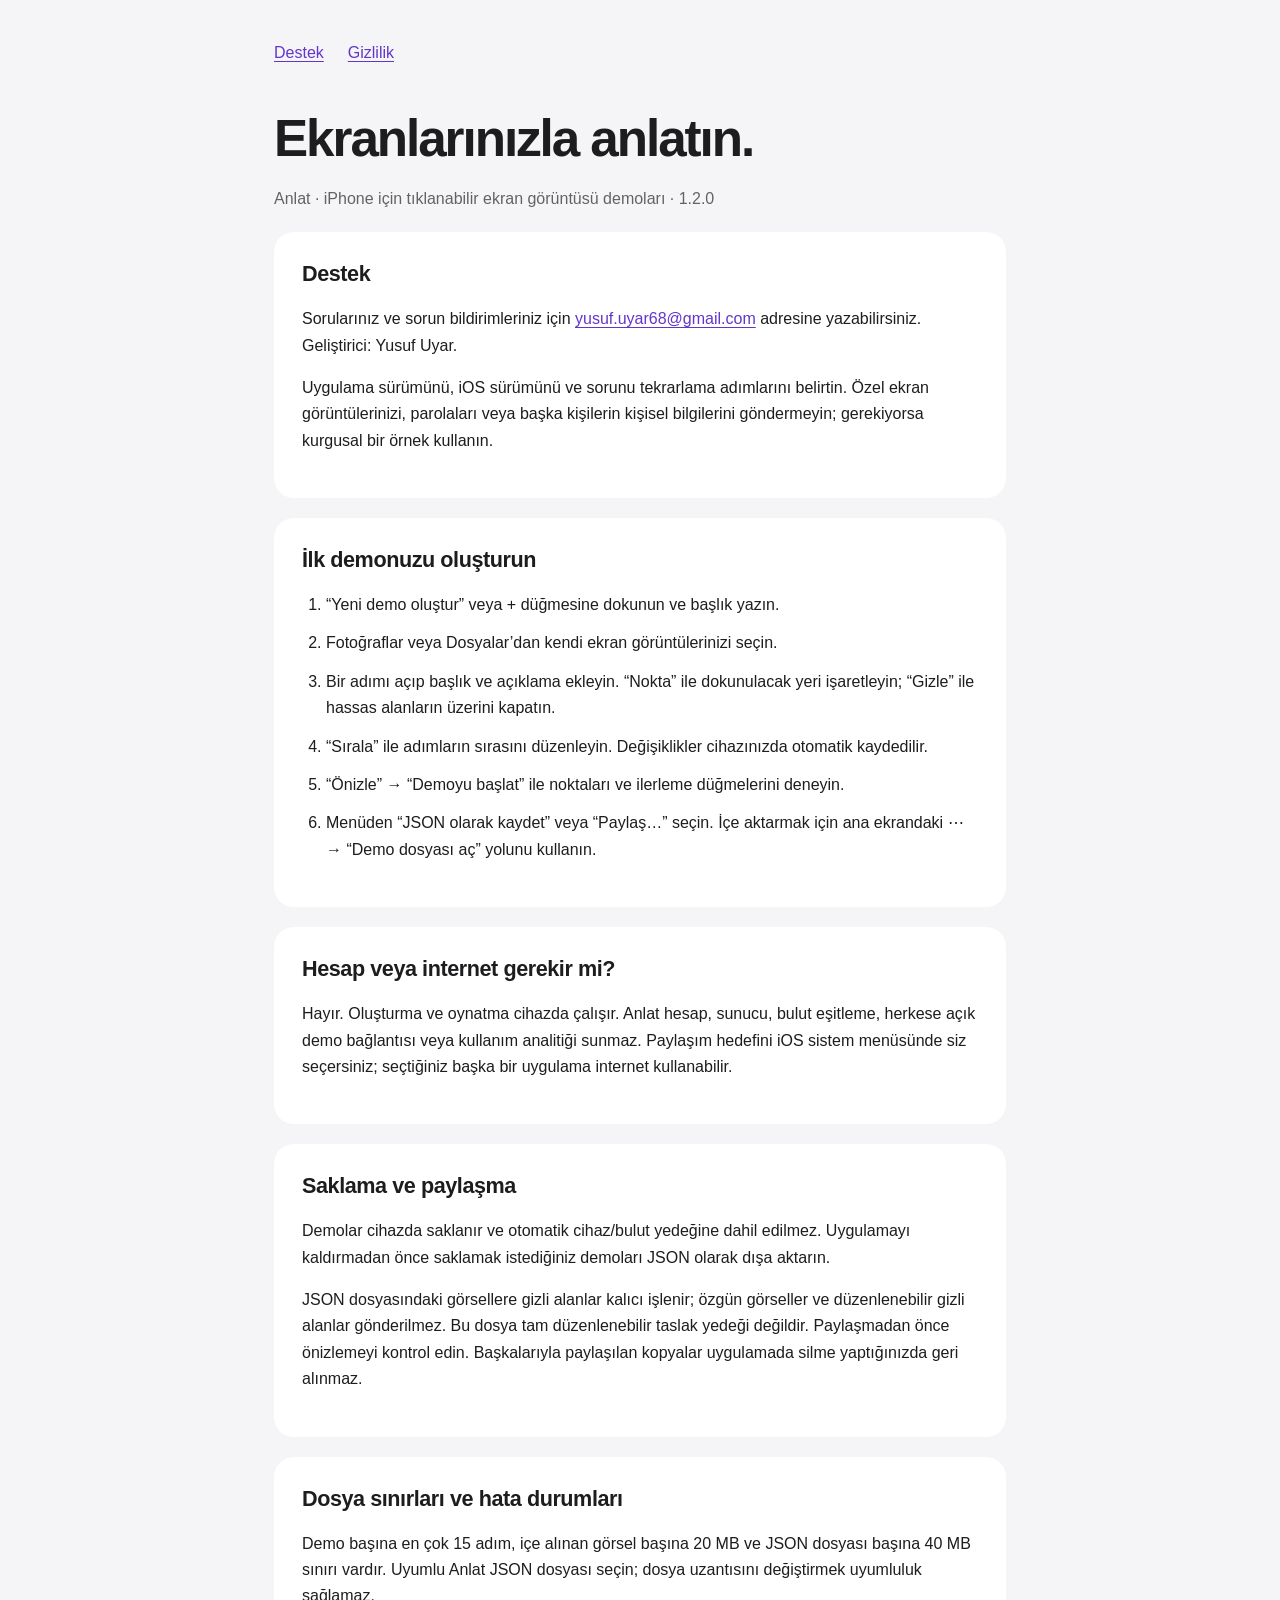
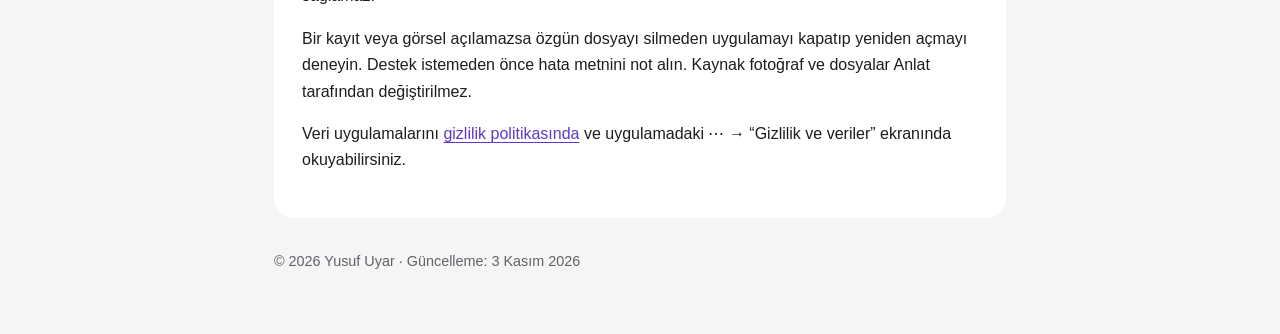
<file: anlat/index.html>
<!doctype html>
<html lang="tr"><head><meta charset="utf-8"><meta name="viewport" content="width=device-width,initial-scale=1"><meta name="color-scheme" content="light dark"><meta name="description" content="Anlat iPhone uygulaması için destek, kullanım adımları ve veri saklama bilgileri."><title>Destek · Anlat</title><link rel="stylesheet" href="style.css"></head><body><main>
<nav aria-label="Belge gezinmesi"><a href="index.html" aria-current="page">Destek</a><a href="privacy.html">Gizlilik</a></nav>
<h1>Ekranlarınızla anlatın.</h1><p class="muted">Anlat · iPhone için tıklanabilir ekran görüntüsü demoları · 1.2.0</p>
<section><h2>Destek</h2><p>Sorularınız ve sorun bildirimleriniz için <a href="mailto:yusuf.uyar68@gmail.com">yusuf.uyar68@gmail.com</a> adresine yazabilirsiniz. Geliştirici: Yusuf Uyar.</p><p>Uygulama sürümünü, iOS sürümünü ve sorunu tekrarlama adımlarını belirtin. Özel ekran görüntülerinizi, parolaları veya başka kişilerin kişisel bilgilerini göndermeyin; gerekiyorsa kurgusal bir örnek kullanın.</p></section>
<section><h2>İlk demonuzu oluşturun</h2><ol><li>“Yeni demo oluştur” veya + düğmesine dokunun ve başlık yazın.</li><li>Fotoğraflar veya Dosyalar’dan kendi ekran görüntülerinizi seçin.</li><li>Bir adımı açıp başlık ve açıklama ekleyin. “Nokta” ile dokunulacak yeri işaretleyin; “Gizle” ile hassas alanların üzerini kapatın.</li><li>“Sırala” ile adımların sırasını düzenleyin. Değişiklikler cihazınızda otomatik kaydedilir.</li><li>“Önizle” → “Demoyu başlat” ile noktaları ve ilerleme düğmelerini deneyin.</li><li>Menüden “JSON olarak kaydet” veya “Paylaş…” seçin. İçe aktarmak için ana ekrandaki ⋯ → “Demo dosyası aç” yolunu kullanın.</li></ol></section>
<section><h2>Hesap veya internet gerekir mi?</h2><p>Hayır. Oluşturma ve oynatma cihazda çalışır. Anlat hesap, sunucu, bulut eşitleme, herkese açık demo bağlantısı veya kullanım analitiği sunmaz. Paylaşım hedefini iOS sistem menüsünde siz seçersiniz; seçtiğiniz başka bir uygulama internet kullanabilir.</p></section>
<section><h2>Saklama ve paylaşma</h2><p>Demolar cihazda saklanır ve otomatik cihaz/bulut yedeğine dahil edilmez. Uygulamayı kaldırmadan önce saklamak istediğiniz demoları JSON olarak dışa aktarın.</p><p>JSON dosyasındaki görsellere gizli alanlar kalıcı işlenir; özgün görseller ve düzenlenebilir gizli alanlar gönderilmez. Bu dosya tam düzenlenebilir taslak yedeği değildir. Paylaşmadan önce önizlemeyi kontrol edin. Başkalarıyla paylaşılan kopyalar uygulamada silme yaptığınızda geri alınmaz.</p></section>
<section><h2>Dosya sınırları ve hata durumları</h2><p>Demo başına en çok 15 adım, içe alınan görsel başına 20 MB ve JSON dosyası başına 40 MB sınırı vardır. Uyumlu Anlat JSON dosyası seçin; dosya uzantısını değiştirmek uyumluluk sağlamaz.</p><p>Bir kayıt veya görsel açılamazsa özgün dosyayı silmeden uygulamayı kapatıp yeniden açmayı deneyin. Destek istemeden önce hata metnini not alın. Kaynak fotoğraf ve dosyalar Anlat tarafından değiştirilmez.</p><p>Veri uygulamalarını <a href="privacy.html">gizlilik politikasında</a> ve uygulamadaki ⋯ → “Gizlilik ve veriler” ekranında okuyabilirsiniz.</p></section>
<footer>© 2026 Yusuf Uyar · Güncelleme: 3 Kasım 2026</footer>
</main></body></html>
</file>
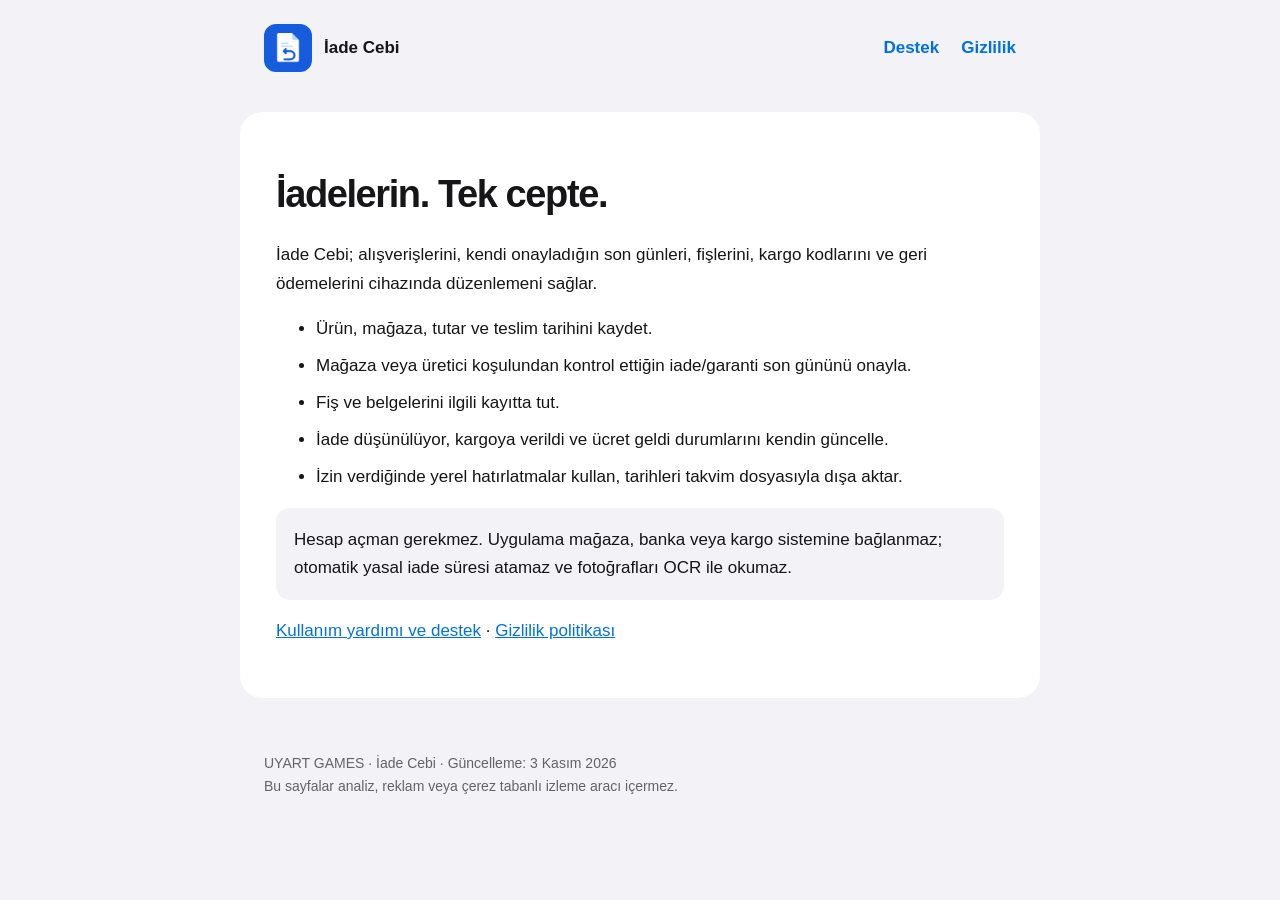
<file: iade-cebi/index.html>
<!doctype html><html lang="tr"><head><meta charset="utf-8"><meta name="viewport" content="width=device-width,initial-scale=1"><meta name="color-scheme" content="light dark"><meta name="description" content="İade Cebi için resmi UYART GAMES destek ve gizlilik bilgileri."><title>Alışverişlerinin takibi tek yerde · İade Cebi</title><style>*{box-sizing:border-box}body{margin:0;background:#f2f2f7;color:#161618;font:17px/1.65 -apple-system,BlinkMacSystemFont,"Segoe UI",sans-serif}header,main,footer{max-width:800px;margin:auto;padding:24px}nav{display:flex;align-items:center;gap:22px;flex-wrap:wrap}nav a{color:#0071e3;text-decoration:none;font-weight:600}nav .brand{margin-right:auto;display:flex;align-items:center;gap:12px;color:inherit}nav img{width:48px;height:48px;border-radius:12px}main{background:white;border-radius:22px;padding:36px;margin:16px auto 30px}h1{font-size:38px;line-height:1.12;letter-spacing:-1.4px}h2{font-size:23px;line-height:1.3;margin-top:36px}a{color:#0071e3;overflow-wrap:anywhere}li{margin-bottom:9px}.note{background:#f2f2f7;padding:18px;border-radius:14px}.muted,footer{color:#636368}footer{font-size:14px}@media(max-width:840px){main{margin:12px 16px;padding:24px}h1{font-size:32px}header{padding:18px}nav{gap:14px}}@media(prefers-color-scheme:dark){body{background:#000;color:#f5f5f7}main{background:#1c1c1e}.note{background:#2c2c2e}.muted,footer{color:#aeaeb2}a,nav a{color:#75b7ff}}</style></head><body><header><nav aria-label="Ana menü"><a class="brand" href="./"><img src="[data-uri]" alt="İade Cebi ikonu">İade Cebi</a><a href="support.html">Destek</a><a href="privacy.html">Gizlilik</a></nav></header><main><h1>İadelerin. Tek cepte.</h1><p>İade Cebi; alışverişlerini, kendi onayladığın son günleri, fişlerini, kargo kodlarını ve geri ödemelerini cihazında düzenlemeni sağlar.</p><ul><li>Ürün, mağaza, tutar ve teslim tarihini kaydet.</li><li>Mağaza veya üretici koşulundan kontrol ettiğin iade/garanti son gününü onayla.</li><li>Fiş ve belgelerini ilgili kayıtta tut.</li><li>İade düşünülüyor, kargoya verildi ve ücret geldi durumlarını kendin güncelle.</li><li>İzin verdiğinde yerel hatırlatmalar kullan, tarihleri takvim dosyasıyla dışa aktar.</li></ul><p class="note">Hesap açman gerekmez. Uygulama mağaza, banka veya kargo sistemine bağlanmaz; otomatik yasal iade süresi atamaz ve fotoğrafları OCR ile okumaz.</p><p><a href="support.html">Kullanım yardımı ve destek</a> · <a href="privacy.html">Gizlilik politikası</a></p></main><footer>UYART GAMES · İade Cebi · Güncelleme: 3 Kasım 2026<br>Bu sayfalar analiz, reklam veya çerez tabanlı izleme aracı içermez.</footer></body></html>
</file>
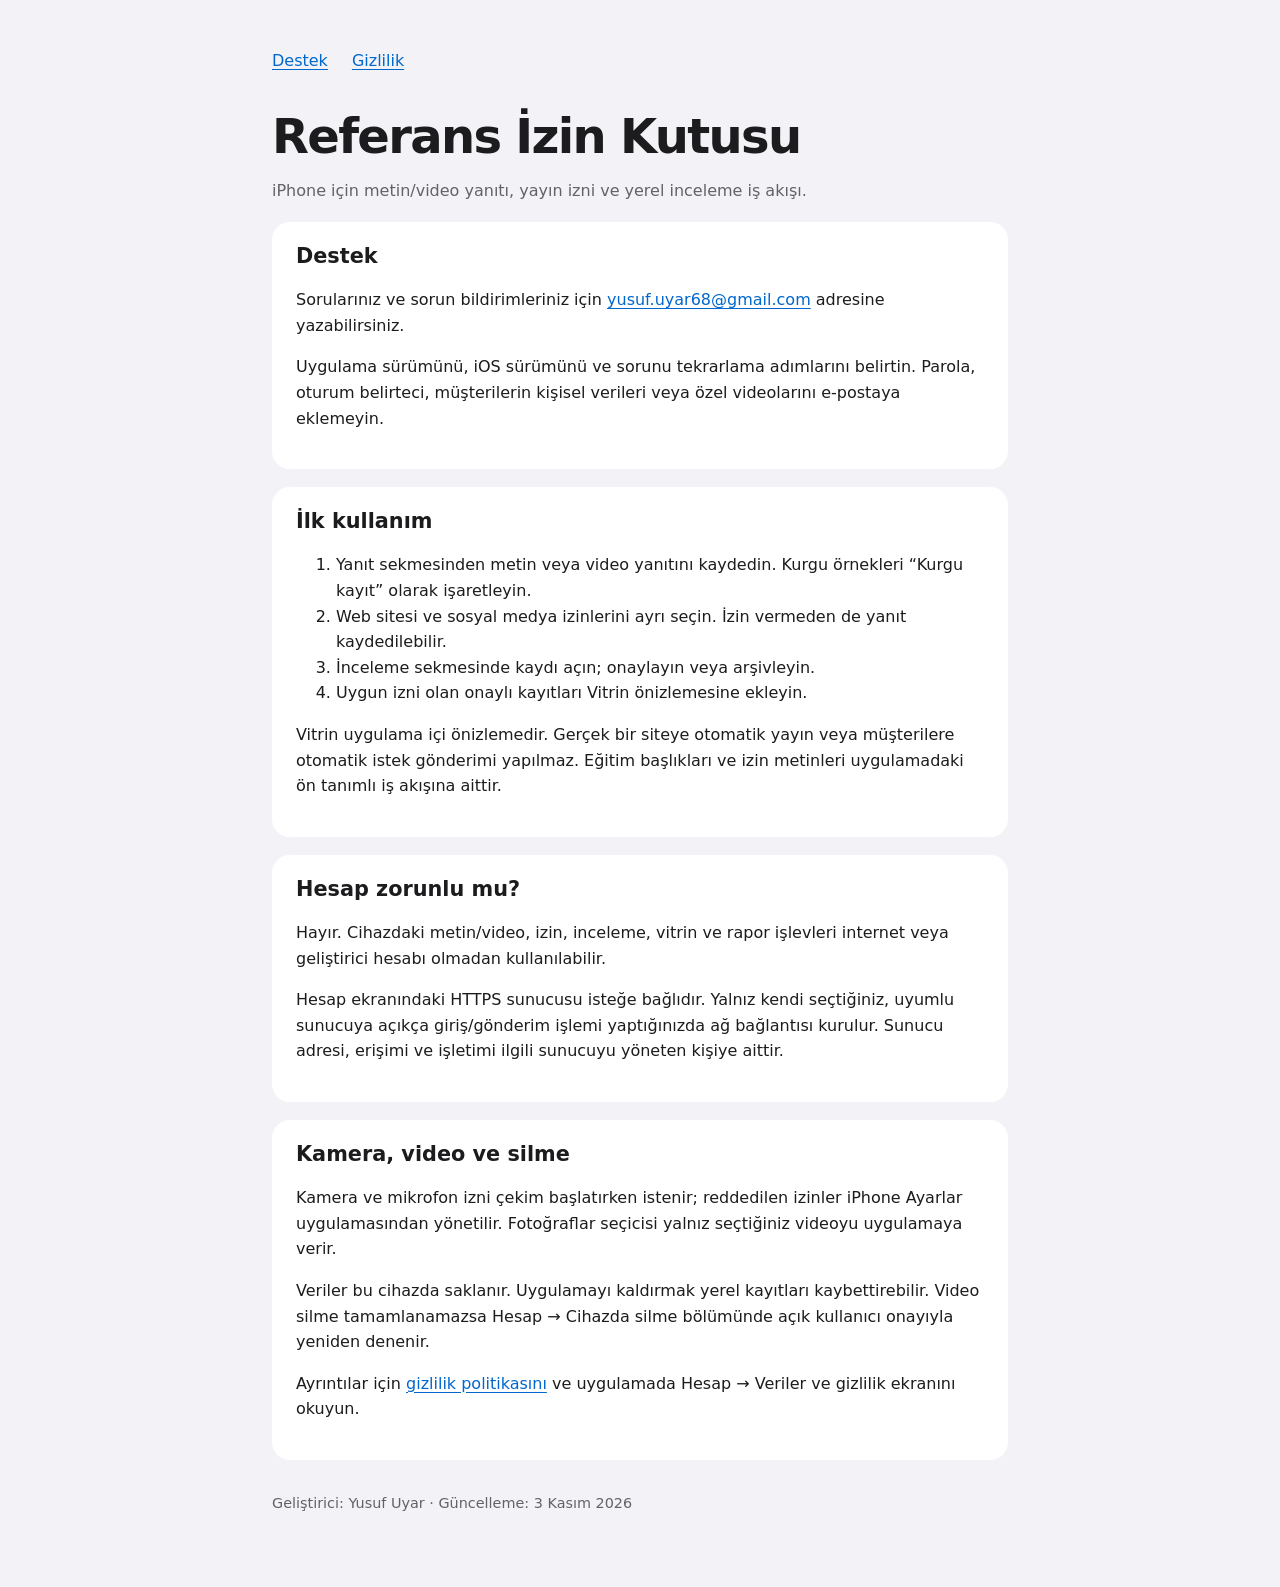
<file: referans/index.html>
<!doctype html><html lang="tr"><head><meta charset="utf-8"><meta name="viewport" content="width=device-width,initial-scale=1"><meta name="color-scheme" content="light dark"><title>Destek · Referans İzin Kutusu</title><link rel="stylesheet" href="style.css"></head><body><main><nav aria-label="Belge gezinmesi"><a href="index.html">Destek</a><a href="privacy.html">Gizlilik</a></nav><h1>Referans İzin Kutusu</h1><p class="muted">iPhone için metin/video yanıtı, yayın izni ve yerel inceleme iş akışı.</p><section><h2>Destek</h2><p>Sorularınız ve sorun bildirimleriniz için <a href="mailto:yusuf.uyar68@gmail.com">yusuf.uyar68@gmail.com</a> adresine yazabilirsiniz.</p><p>Uygulama sürümünü, iOS sürümünü ve sorunu tekrarlama adımlarını belirtin. Parola, oturum belirteci, müşterilerin kişisel verileri veya özel videolarını e-postaya eklemeyin.</p></section><section><h2>İlk kullanım</h2><ol><li>Yanıt sekmesinden metin veya video yanıtını kaydedin. Kurgu örnekleri “Kurgu kayıt” olarak işaretleyin.</li><li>Web sitesi ve sosyal medya izinlerini ayrı seçin. İzin vermeden de yanıt kaydedilebilir.</li><li>İnceleme sekmesinde kaydı açın; onaylayın veya arşivleyin.</li><li>Uygun izni olan onaylı kayıtları Vitrin önizlemesine ekleyin.</li></ol><p>Vitrin uygulama içi önizlemedir. Gerçek bir siteye otomatik yayın veya müşterilere otomatik istek gönderimi yapılmaz. Eğitim başlıkları ve izin metinleri uygulamadaki ön tanımlı iş akışına aittir.</p></section><section><h2>Hesap zorunlu mu?</h2><p>Hayır. Cihazdaki metin/video, izin, inceleme, vitrin ve rapor işlevleri internet veya geliştirici hesabı olmadan kullanılabilir.</p><p>Hesap ekranındaki HTTPS sunucusu isteğe bağlıdır. Yalnız kendi seçtiğiniz, uyumlu sunucuya açıkça giriş/gönderim işlemi yaptığınızda ağ bağlantısı kurulur. Sunucu adresi, erişimi ve işletimi ilgili sunucuyu yöneten kişiye aittir.</p></section><section><h2>Kamera, video ve silme</h2><p>Kamera ve mikrofon izni çekim başlatırken istenir; reddedilen izinler iPhone Ayarlar uygulamasından yönetilir. Fotoğraflar seçicisi yalnız seçtiğiniz videoyu uygulamaya verir.</p><p>Veriler bu cihazda saklanır. Uygulamayı kaldırmak yerel kayıtları kaybettirebilir. Video silme tamamlanamazsa Hesap → Cihazda silme bölümünde açık kullanıcı onayıyla yeniden denenir.</p><p>Ayrıntılar için <a href="privacy.html">gizlilik politikasını</a> ve uygulamada Hesap → Veriler ve gizlilik ekranını okuyun.</p></section><footer>Geliştirici: Yusuf Uyar · Güncelleme: 3 Kasım 2026</footer></main></body></html>
</file>
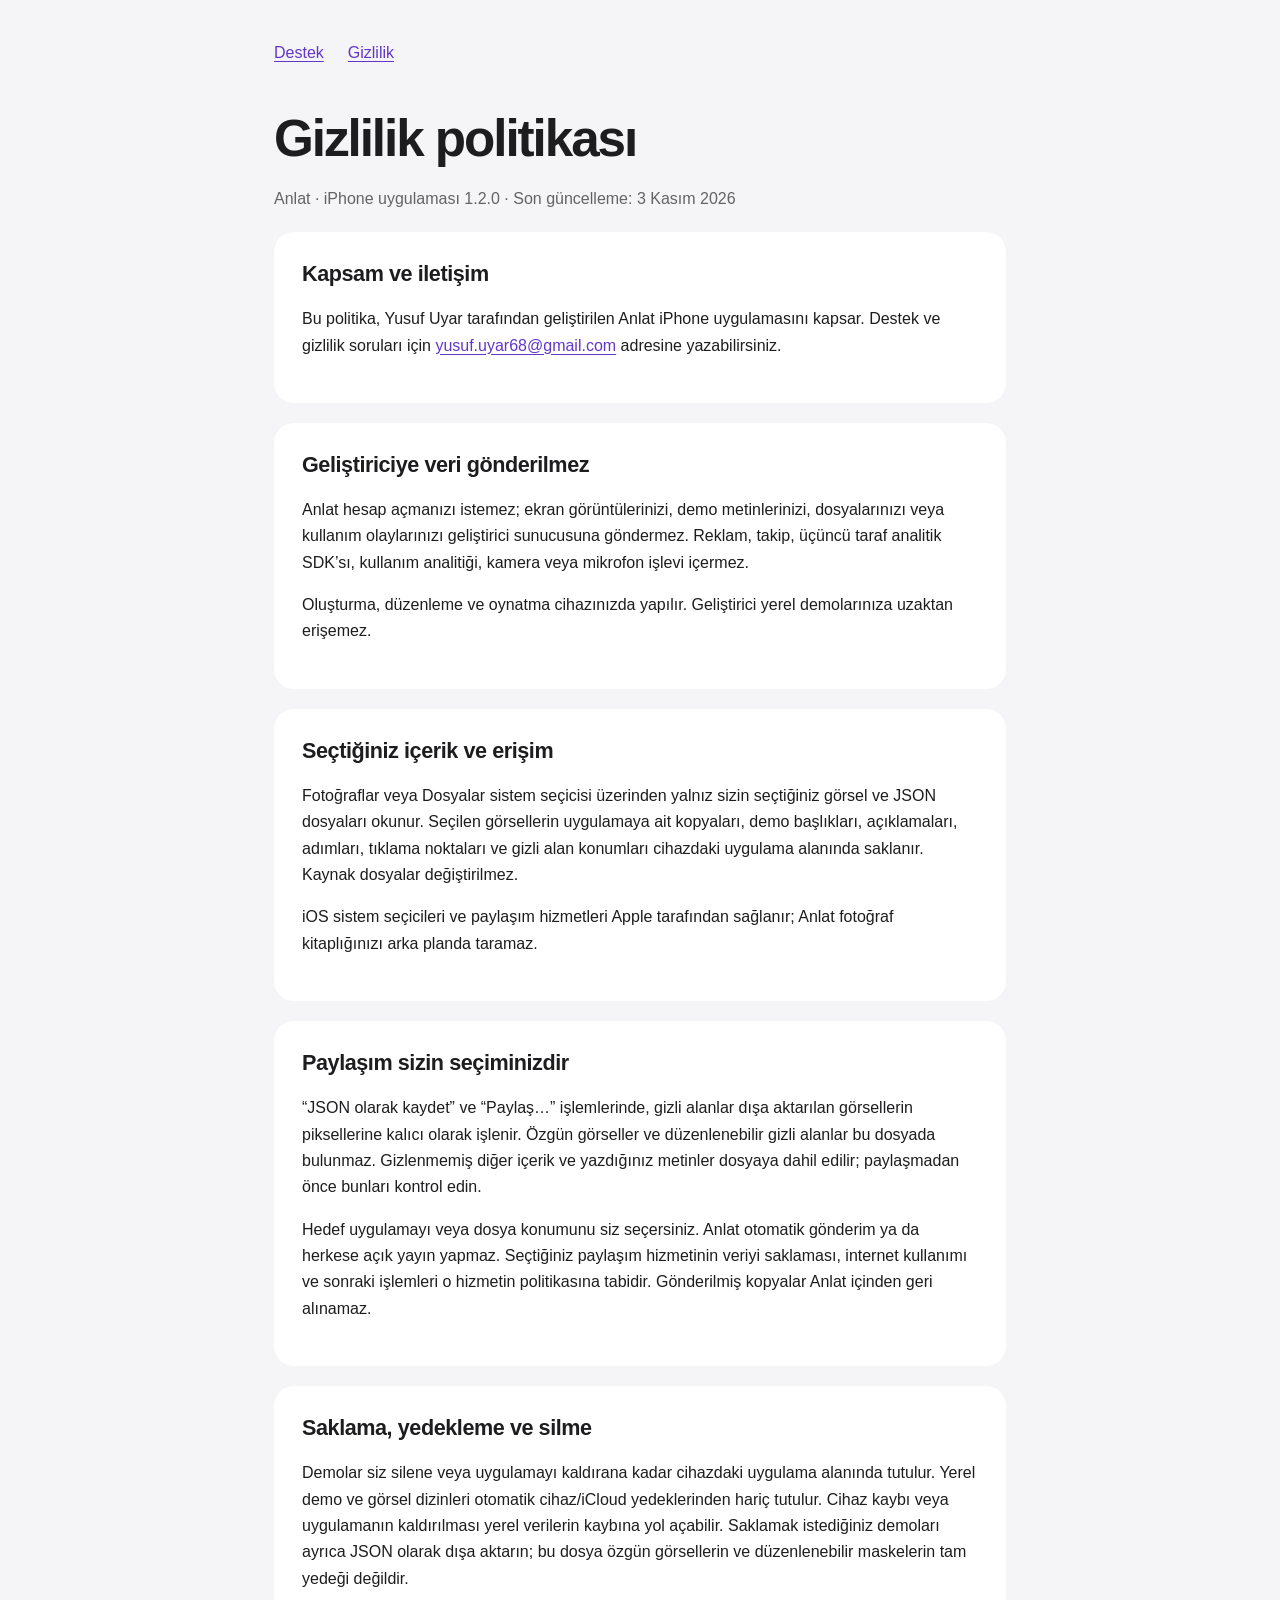
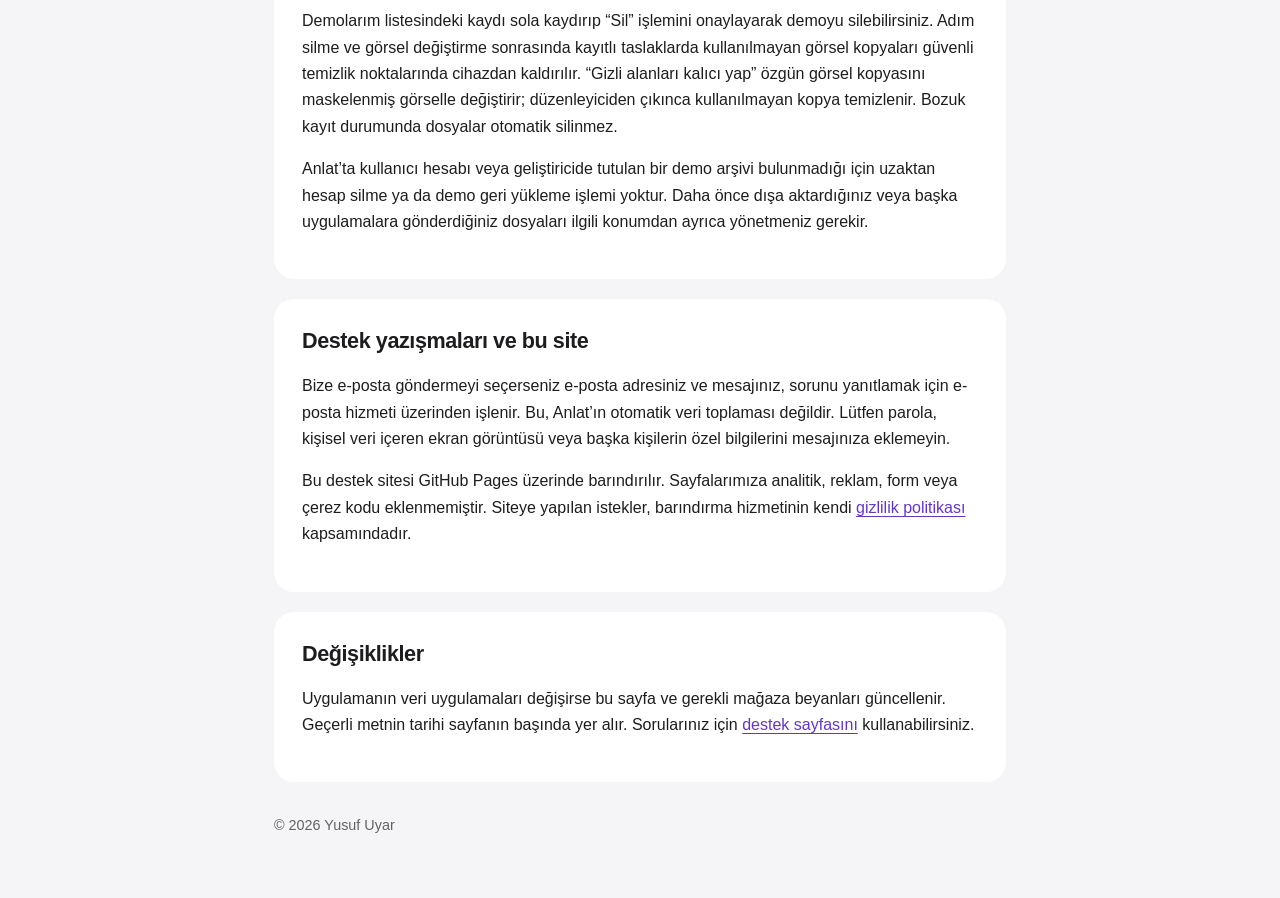
<file: anlat/privacy.html>
<!doctype html>
<html lang="tr"><head><meta charset="utf-8"><meta name="viewport" content="width=device-width,initial-scale=1"><meta name="color-scheme" content="light dark"><meta name="description" content="Anlat 1.2.0 iPhone uygulamasının cihazda saklama, erişim, paylaşım ve gizlilik bilgileri."><title>Gizlilik politikası · Anlat</title><link rel="stylesheet" href="style.css"></head><body><main>
<nav aria-label="Belge gezinmesi"><a href="index.html">Destek</a><a href="privacy.html" aria-current="page">Gizlilik</a></nav>
<h1>Gizlilik politikası</h1><p class="muted">Anlat · iPhone uygulaması 1.2.0 · Son güncelleme: 3 Kasım 2026</p>
<section><h2>Kapsam ve iletişim</h2><p>Bu politika, Yusuf Uyar tarafından geliştirilen Anlat iPhone uygulamasını kapsar. Destek ve gizlilik soruları için <a href="mailto:yusuf.uyar68@gmail.com">yusuf.uyar68@gmail.com</a> adresine yazabilirsiniz.</p></section>
<section><h2>Geliştiriciye veri gönderilmez</h2><p>Anlat hesap açmanızı istemez; ekran görüntülerinizi, demo metinlerinizi, dosyalarınızı veya kullanım olaylarınızı geliştirici sunucusuna göndermez. Reklam, takip, üçüncü taraf analitik SDK’sı, kullanım analitiği, kamera veya mikrofon işlevi içermez.</p><p>Oluşturma, düzenleme ve oynatma cihazınızda yapılır. Geliştirici yerel demolarınıza uzaktan erişemez.</p></section>
<section><h2>Seçtiğiniz içerik ve erişim</h2><p>Fotoğraflar veya Dosyalar sistem seçicisi üzerinden yalnız sizin seçtiğiniz görsel ve JSON dosyaları okunur. Seçilen görsellerin uygulamaya ait kopyaları, demo başlıkları, açıklamaları, adımları, tıklama noktaları ve gizli alan konumları cihazdaki uygulama alanında saklanır. Kaynak dosyalar değiştirilmez.</p><p>iOS sistem seçicileri ve paylaşım hizmetleri Apple tarafından sağlanır; Anlat fotoğraf kitaplığınızı arka planda taramaz.</p></section>
<section><h2>Paylaşım sizin seçiminizdir</h2><p>“JSON olarak kaydet” ve “Paylaş…” işlemlerinde, gizli alanlar dışa aktarılan görsellerin piksellerine kalıcı olarak işlenir. Özgün görseller ve düzenlenebilir gizli alanlar bu dosyada bulunmaz. Gizlenmemiş diğer içerik ve yazdığınız metinler dosyaya dahil edilir; paylaşmadan önce bunları kontrol edin.</p><p>Hedef uygulamayı veya dosya konumunu siz seçersiniz. Anlat otomatik gönderim ya da herkese açık yayın yapmaz. Seçtiğiniz paylaşım hizmetinin veriyi saklaması, internet kullanımı ve sonraki işlemleri o hizmetin politikasına tabidir. Gönderilmiş kopyalar Anlat içinden geri alınamaz.</p></section>
<section><h2>Saklama, yedekleme ve silme</h2><p>Demolar siz silene veya uygulamayı kaldırana kadar cihazdaki uygulama alanında tutulur. Yerel demo ve görsel dizinleri otomatik cihaz/iCloud yedeklerinden hariç tutulur. Cihaz kaybı veya uygulamanın kaldırılması yerel verilerin kaybına yol açabilir. Saklamak istediğiniz demoları ayrıca JSON olarak dışa aktarın; bu dosya özgün görsellerin ve düzenlenebilir maskelerin tam yedeği değildir.</p><p>Demolarım listesindeki kaydı sola kaydırıp “Sil” işlemini onaylayarak demoyu silebilirsiniz. Adım silme ve görsel değiştirme sonrasında kayıtlı taslaklarda kullanılmayan görsel kopyaları güvenli temizlik noktalarında cihazdan kaldırılır. “Gizli alanları kalıcı yap” özgün görsel kopyasını maskelenmiş görselle değiştirir; düzenleyiciden çıkınca kullanılmayan kopya temizlenir. Bozuk kayıt durumunda dosyalar otomatik silinmez.</p><p>Anlat’ta kullanıcı hesabı veya geliştiricide tutulan bir demo arşivi bulunmadığı için uzaktan hesap silme ya da demo geri yükleme işlemi yoktur. Daha önce dışa aktardığınız veya başka uygulamalara gönderdiğiniz dosyaları ilgili konumdan ayrıca yönetmeniz gerekir.</p></section>
<section><h2>Destek yazışmaları ve bu site</h2><p>Bize e-posta göndermeyi seçerseniz e-posta adresiniz ve mesajınız, sorunu yanıtlamak için e-posta hizmeti üzerinden işlenir. Bu, Anlat’ın otomatik veri toplaması değildir. Lütfen parola, kişisel veri içeren ekran görüntüsü veya başka kişilerin özel bilgilerini mesajınıza eklemeyin.</p><p>Bu destek sitesi GitHub Pages üzerinde barındırılır. Sayfalarımıza analitik, reklam, form veya çerez kodu eklenmemiştir. Siteye yapılan istekler, barındırma hizmetinin kendi <a href="https://docs.github.com/en/site-policy/privacy-policies/github-general-privacy-statement">gizlilik politikası</a> kapsamındadır.</p></section>
<section><h2>Değişiklikler</h2><p>Uygulamanın veri uygulamaları değişirse bu sayfa ve gerekli mağaza beyanları güncellenir. Geçerli metnin tarihi sayfanın başında yer alır. Sorularınız için <a href="index.html">destek sayfasını</a> kullanabilirsiniz.</p></section>
<footer>© 2026 Yusuf Uyar</footer>
</main></body></html>
</file>
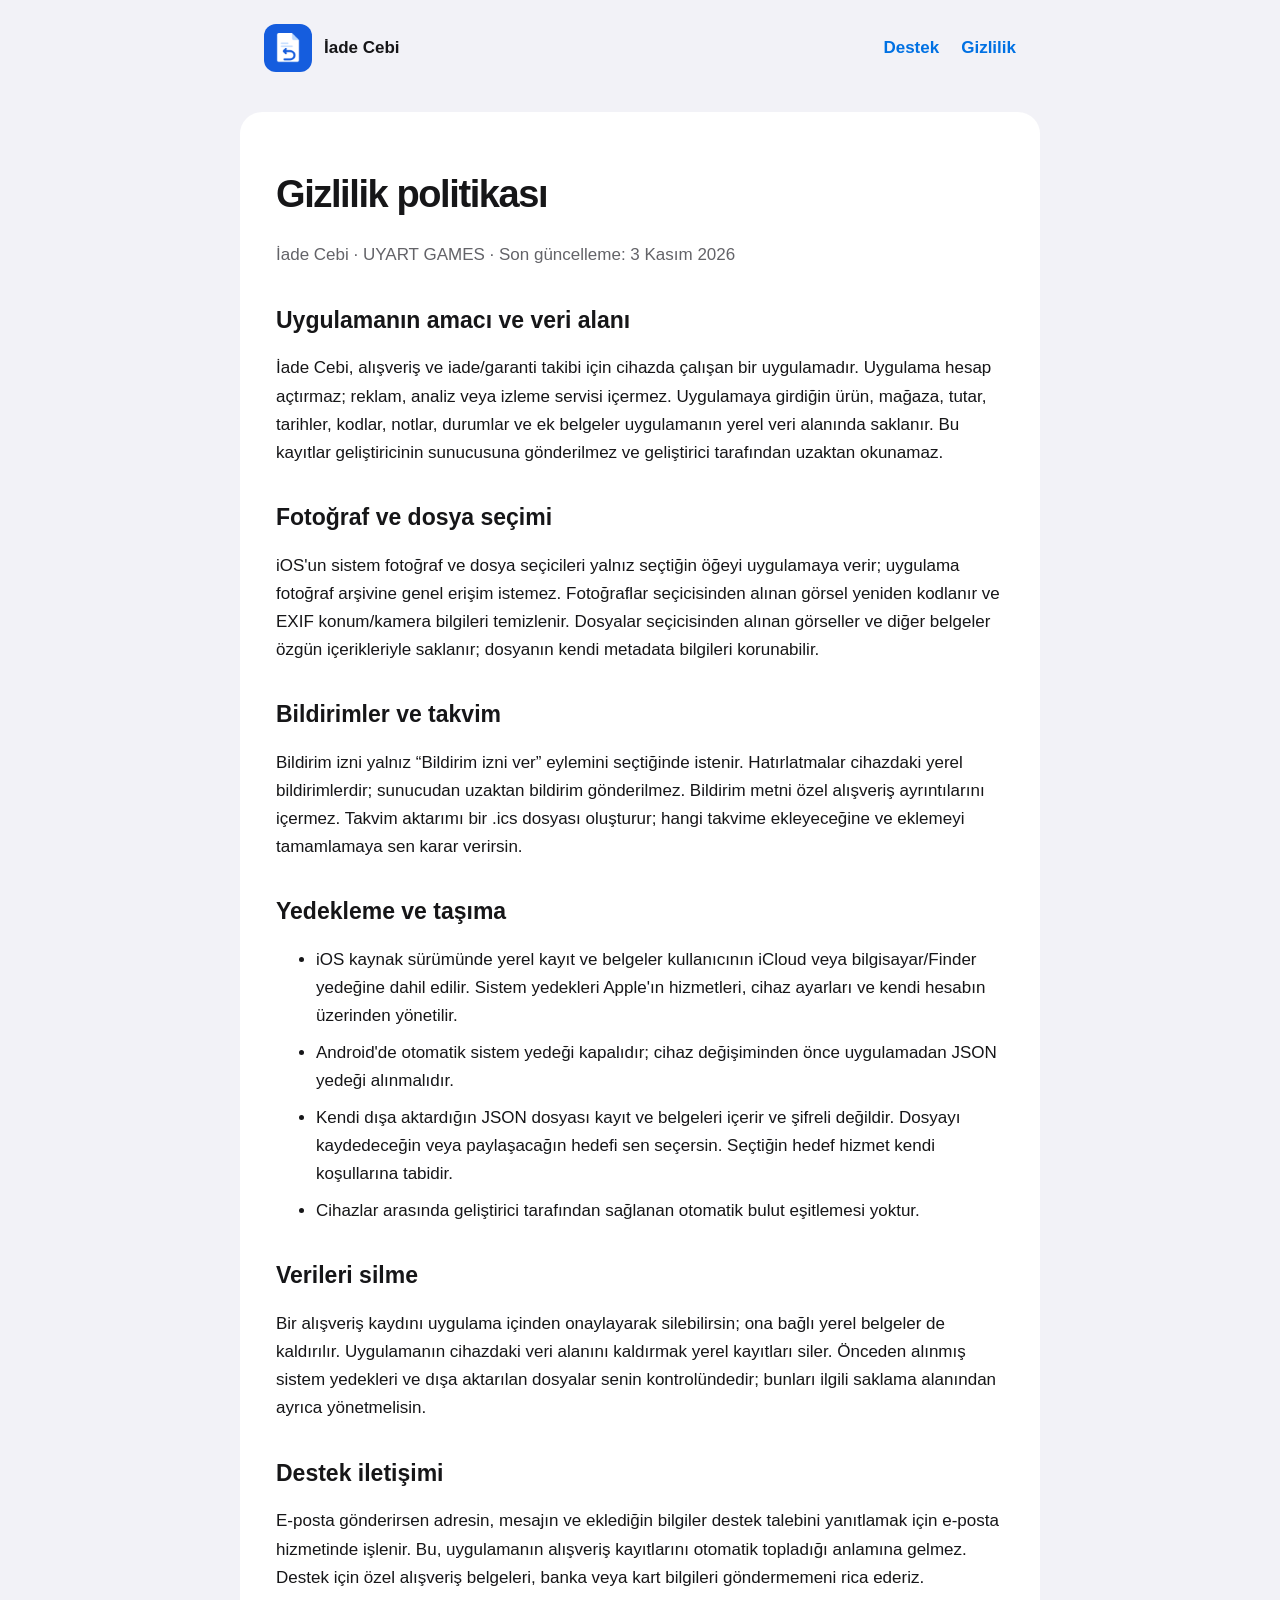
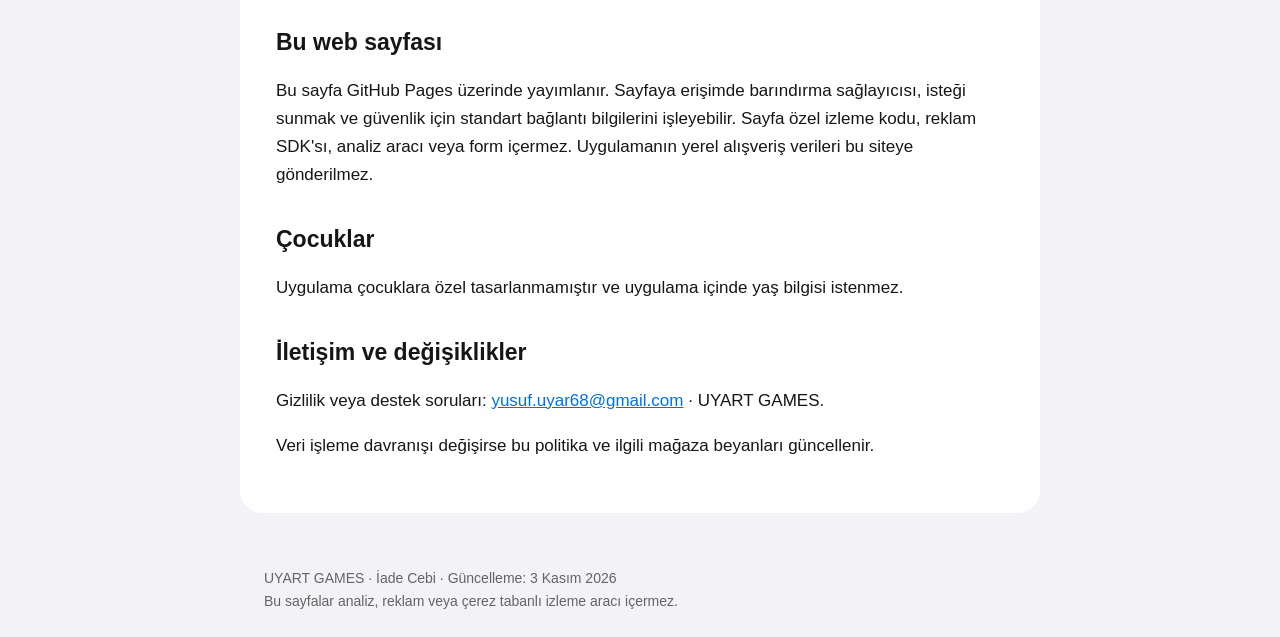
<file: iade-cebi/privacy.html>
<!doctype html><html lang="tr"><head><meta charset="utf-8"><meta name="viewport" content="width=device-width,initial-scale=1"><meta name="color-scheme" content="light dark"><meta name="description" content="İade Cebi için resmi UYART GAMES destek ve gizlilik bilgileri."><title>Gizlilik politikası · İade Cebi</title><style>*{box-sizing:border-box}body{margin:0;background:#f2f2f7;color:#161618;font:17px/1.65 -apple-system,BlinkMacSystemFont,"Segoe UI",sans-serif}header,main,footer{max-width:800px;margin:auto;padding:24px}nav{display:flex;align-items:center;gap:22px;flex-wrap:wrap}nav a{color:#0071e3;text-decoration:none;font-weight:600}nav .brand{margin-right:auto;display:flex;align-items:center;gap:12px;color:inherit}nav img{width:48px;height:48px;border-radius:12px}main{background:white;border-radius:22px;padding:36px;margin:16px auto 30px}h1{font-size:38px;line-height:1.12;letter-spacing:-1.4px}h2{font-size:23px;line-height:1.3;margin-top:36px}a{color:#0071e3;overflow-wrap:anywhere}li{margin-bottom:9px}.note{background:#f2f2f7;padding:18px;border-radius:14px}.muted,footer{color:#636368}footer{font-size:14px}@media(max-width:840px){main{margin:12px 16px;padding:24px}h1{font-size:32px}header{padding:18px}nav{gap:14px}}@media(prefers-color-scheme:dark){body{background:#000;color:#f5f5f7}main{background:#1c1c1e}.note{background:#2c2c2e}.muted,footer{color:#aeaeb2}a,nav a{color:#75b7ff}}</style></head><body><header><nav aria-label="Ana menü"><a class="brand" href="./"><img src="[data-uri]" alt="İade Cebi ikonu">İade Cebi</a><a href="support.html">Destek</a><a href="privacy.html">Gizlilik</a></nav></header><main><h1>Gizlilik politikası</h1><p class="muted">İade Cebi · UYART GAMES · Son güncelleme: 3 Kasım 2026</p><h2>Uygulamanın amacı ve veri alanı</h2><p>İade Cebi, alışveriş ve iade/garanti takibi için cihazda çalışan bir uygulamadır. Uygulama hesap açtırmaz; reklam, analiz veya izleme servisi içermez. Uygulamaya girdiğin ürün, mağaza, tutar, tarihler, kodlar, notlar, durumlar ve ek belgeler uygulamanın yerel veri alanında saklanır. Bu kayıtlar geliştiricinin sunucusuna gönderilmez ve geliştirici tarafından uzaktan okunamaz.</p><h2>Fotoğraf ve dosya seçimi</h2><p>iOS'un sistem fotoğraf ve dosya seçicileri yalnız seçtiğin öğeyi uygulamaya verir; uygulama fotoğraf arşivine genel erişim istemez. Fotoğraflar seçicisinden alınan görsel yeniden kodlanır ve EXIF konum/kamera bilgileri temizlenir. Dosyalar seçicisinden alınan görseller ve diğer belgeler özgün içerikleriyle saklanır; dosyanın kendi metadata bilgileri korunabilir.</p><h2>Bildirimler ve takvim</h2><p>Bildirim izni yalnız “Bildirim izni ver” eylemini seçtiğinde istenir. Hatırlatmalar cihazdaki yerel bildirimlerdir; sunucudan uzaktan bildirim gönderilmez. Bildirim metni özel alışveriş ayrıntılarını içermez. Takvim aktarımı bir .ics dosyası oluşturur; hangi takvime ekleyeceğine ve eklemeyi tamamlamaya sen karar verirsin.</p><h2>Yedekleme ve taşıma</h2><ul><li>iOS kaynak sürümünde yerel kayıt ve belgeler kullanıcının iCloud veya bilgisayar/Finder yedeğine dahil edilir. Sistem yedekleri Apple'ın hizmetleri, cihaz ayarları ve kendi hesabın üzerinden yönetilir.</li><li>Android'de otomatik sistem yedeği kapalıdır; cihaz değişiminden önce uygulamadan JSON yedeği alınmalıdır.</li><li>Kendi dışa aktardığın JSON dosyası kayıt ve belgeleri içerir ve şifreli değildir. Dosyayı kaydedeceğin veya paylaşacağın hedefi sen seçersin. Seçtiğin hedef hizmet kendi koşullarına tabidir.</li><li>Cihazlar arasında geliştirici tarafından sağlanan otomatik bulut eşitlemesi yoktur.</li></ul><h2>Verileri silme</h2><p>Bir alışveriş kaydını uygulama içinden onaylayarak silebilirsin; ona bağlı yerel belgeler de kaldırılır. Uygulamanın cihazdaki veri alanını kaldırmak yerel kayıtları siler. Önceden alınmış sistem yedekleri ve dışa aktarılan dosyalar senin kontrolündedir; bunları ilgili saklama alanından ayrıca yönetmelisin.</p><h2>Destek iletişimi</h2><p>E-posta gönderirsen adresin, mesajın ve eklediğin bilgiler destek talebini yanıtlamak için e-posta hizmetinde işlenir. Bu, uygulamanın alışveriş kayıtlarını otomatik topladığı anlamına gelmez. Destek için özel alışveriş belgeleri, banka veya kart bilgileri göndermemeni rica ederiz.</p><h2>Bu web sayfası</h2><p>Bu sayfa GitHub Pages üzerinde yayımlanır. Sayfaya erişimde barındırma sağlayıcısı, isteği sunmak ve güvenlik için standart bağlantı bilgilerini işleyebilir. Sayfa özel izleme kodu, reklam SDK'sı, analiz aracı veya form içermez. Uygulamanın yerel alışveriş verileri bu siteye gönderilmez.</p><h2>Çocuklar</h2><p>Uygulama çocuklara özel tasarlanmamıştır ve uygulama içinde yaş bilgisi istenmez.</p><h2>İletişim ve değişiklikler</h2><p>Gizlilik veya destek soruları: <a href="mailto:yusuf.uyar68@gmail.com?subject=%C4%B0ade%20Cebi%20gizlilik">yusuf.uyar68@gmail.com</a> · UYART GAMES.</p><p>Veri işleme davranışı değişirse bu politika ve ilgili mağaza beyanları güncellenir.</p></main><footer>UYART GAMES · İade Cebi · Güncelleme: 3 Kasım 2026<br>Bu sayfalar analiz, reklam veya çerez tabanlı izleme aracı içermez.</footer></body></html>
</file>
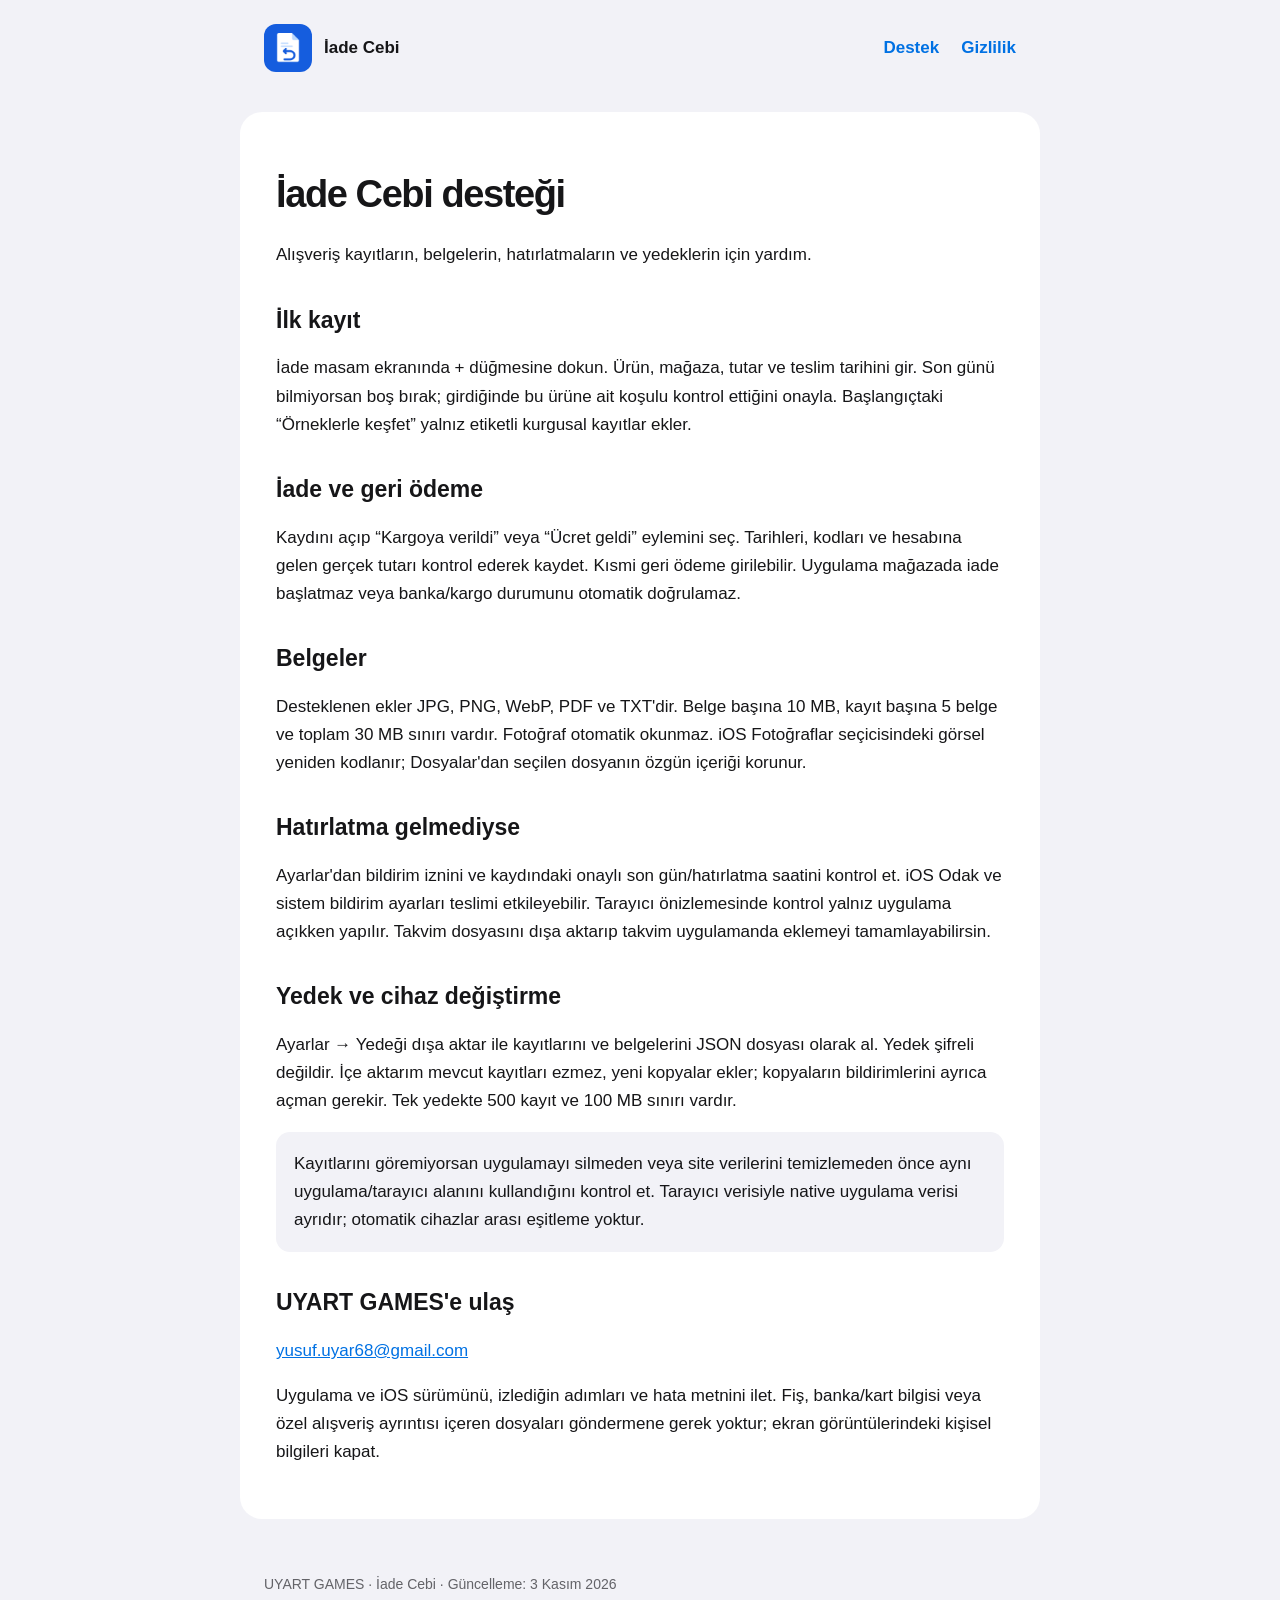
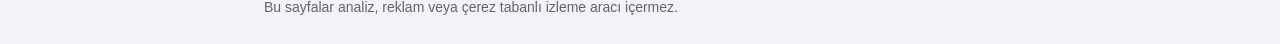
<file: iade-cebi/support.html>
<!doctype html><html lang="tr"><head><meta charset="utf-8"><meta name="viewport" content="width=device-width,initial-scale=1"><meta name="color-scheme" content="light dark"><meta name="description" content="İade Cebi için resmi UYART GAMES destek ve gizlilik bilgileri."><title>Destek · İade Cebi</title><style>*{box-sizing:border-box}body{margin:0;background:#f2f2f7;color:#161618;font:17px/1.65 -apple-system,BlinkMacSystemFont,"Segoe UI",sans-serif}header,main,footer{max-width:800px;margin:auto;padding:24px}nav{display:flex;align-items:center;gap:22px;flex-wrap:wrap}nav a{color:#0071e3;text-decoration:none;font-weight:600}nav .brand{margin-right:auto;display:flex;align-items:center;gap:12px;color:inherit}nav img{width:48px;height:48px;border-radius:12px}main{background:white;border-radius:22px;padding:36px;margin:16px auto 30px}h1{font-size:38px;line-height:1.12;letter-spacing:-1.4px}h2{font-size:23px;line-height:1.3;margin-top:36px}a{color:#0071e3;overflow-wrap:anywhere}li{margin-bottom:9px}.note{background:#f2f2f7;padding:18px;border-radius:14px}.muted,footer{color:#636368}footer{font-size:14px}@media(max-width:840px){main{margin:12px 16px;padding:24px}h1{font-size:32px}header{padding:18px}nav{gap:14px}}@media(prefers-color-scheme:dark){body{background:#000;color:#f5f5f7}main{background:#1c1c1e}.note{background:#2c2c2e}.muted,footer{color:#aeaeb2}a,nav a{color:#75b7ff}}</style></head><body><header><nav aria-label="Ana menü"><a class="brand" href="./"><img src="[data-uri]" alt="İade Cebi ikonu">İade Cebi</a><a href="support.html">Destek</a><a href="privacy.html">Gizlilik</a></nav></header><main><h1>İade Cebi desteği</h1><p>Alışveriş kayıtların, belgelerin, hatırlatmaların ve yedeklerin için yardım.</p><h2>İlk kayıt</h2><p>İade masam ekranında + düğmesine dokun. Ürün, mağaza, tutar ve teslim tarihini gir. Son günü bilmiyorsan boş bırak; girdiğinde bu ürüne ait koşulu kontrol ettiğini onayla. Başlangıçtaki “Örneklerle keşfet” yalnız etiketli kurgusal kayıtlar ekler.</p><h2>İade ve geri ödeme</h2><p>Kaydını açıp “Kargoya verildi” veya “Ücret geldi” eylemini seç. Tarihleri, kodları ve hesabına gelen gerçek tutarı kontrol ederek kaydet. Kısmi geri ödeme girilebilir. Uygulama mağazada iade başlatmaz veya banka/kargo durumunu otomatik doğrulamaz.</p><h2>Belgeler</h2><p>Desteklenen ekler JPG, PNG, WebP, PDF ve TXT'dir. Belge başına 10 MB, kayıt başına 5 belge ve toplam 30 MB sınırı vardır. Fotoğraf otomatik okunmaz. iOS Fotoğraflar seçicisindeki görsel yeniden kodlanır; Dosyalar'dan seçilen dosyanın özgün içeriği korunur.</p><h2>Hatırlatma gelmediyse</h2><p>Ayarlar'dan bildirim iznini ve kaydındaki onaylı son gün/hatırlatma saatini kontrol et. iOS Odak ve sistem bildirim ayarları teslimi etkileyebilir. Tarayıcı önizlemesinde kontrol yalnız uygulama açıkken yapılır. Takvim dosyasını dışa aktarıp takvim uygulamanda eklemeyi tamamlayabilirsin.</p><h2>Yedek ve cihaz değiştirme</h2><p>Ayarlar → Yedeği dışa aktar ile kayıtlarını ve belgelerini JSON dosyası olarak al. Yedek şifreli değildir. İçe aktarım mevcut kayıtları ezmez, yeni kopyalar ekler; kopyaların bildirimlerini ayrıca açman gerekir. Tek yedekte 500 kayıt ve 100 MB sınırı vardır.</p><p class="note">Kayıtlarını göremiyorsan uygulamayı silmeden veya site verilerini temizlemeden önce aynı uygulama/tarayıcı alanını kullandığını kontrol et. Tarayıcı verisiyle native uygulama verisi ayrıdır; otomatik cihazlar arası eşitleme yoktur.</p><h2>UYART GAMES'e ulaş</h2><p><a href="mailto:yusuf.uyar68@gmail.com?subject=%C4%B0ade%20Cebi%20destek">yusuf.uyar68@gmail.com</a></p><p>Uygulama ve iOS sürümünü, izlediğin adımları ve hata metnini ilet. Fiş, banka/kart bilgisi veya özel alışveriş ayrıntısı içeren dosyaları göndermene gerek yoktur; ekran görüntülerindeki kişisel bilgileri kapat.</p></main><footer>UYART GAMES · İade Cebi · Güncelleme: 3 Kasım 2026<br>Bu sayfalar analiz, reklam veya çerez tabanlı izleme aracı içermez.</footer></body></html>
</file>
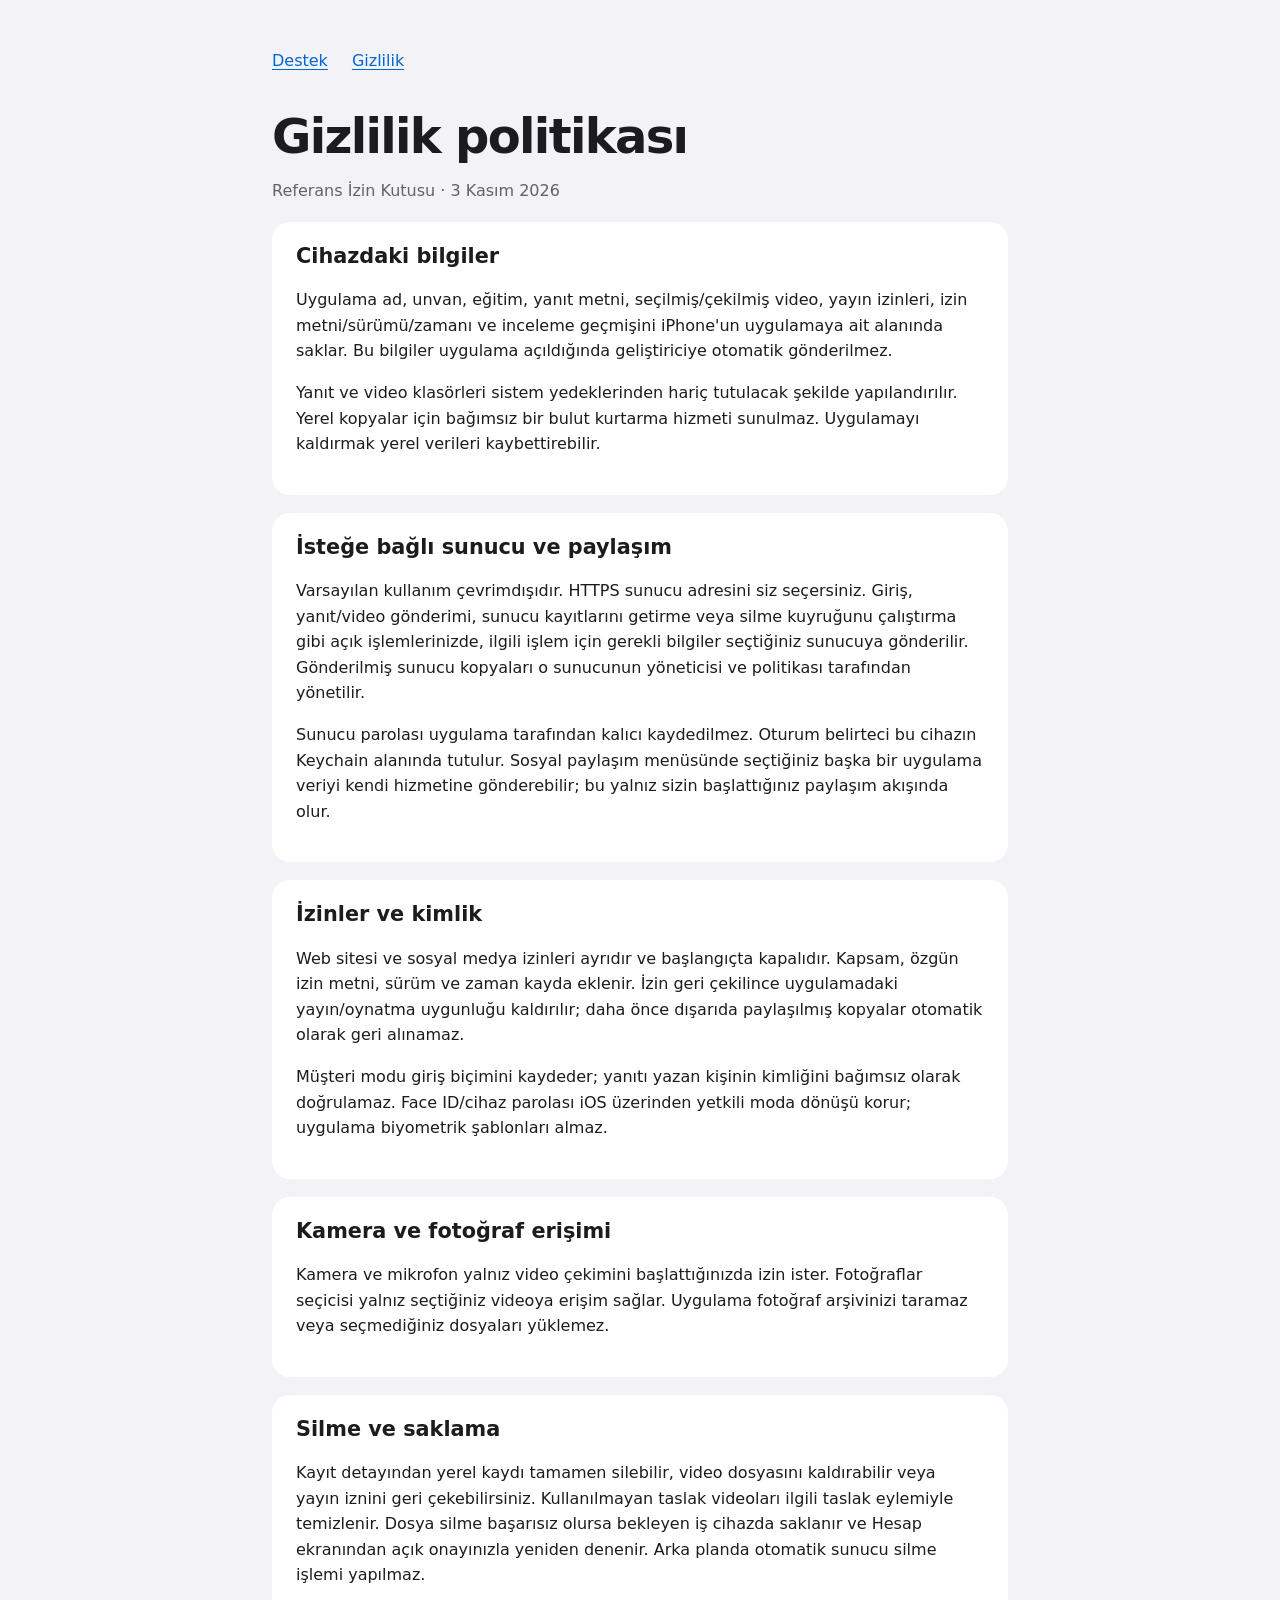
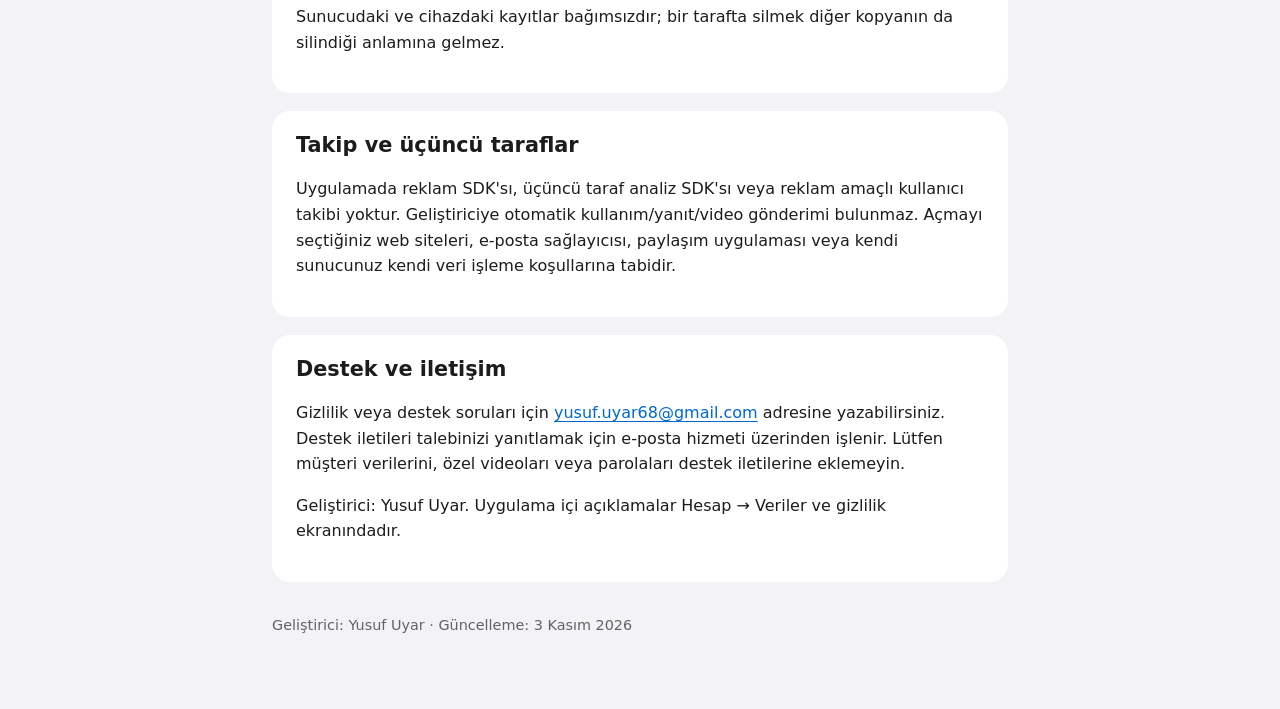
<file: referans/privacy.html>
<!doctype html><html lang="tr"><head><meta charset="utf-8"><meta name="viewport" content="width=device-width,initial-scale=1"><meta name="color-scheme" content="light dark"><title>Gizlilik politikası · Referans İzin Kutusu</title><link rel="stylesheet" href="style.css"></head><body><main><nav aria-label="Belge gezinmesi"><a href="index.html">Destek</a><a href="privacy.html">Gizlilik</a></nav><h1>Gizlilik politikası</h1><p class="muted">Referans İzin Kutusu · 3 Kasım 2026</p><section><h2>Cihazdaki bilgiler</h2><p>Uygulama ad, unvan, eğitim, yanıt metni, seçilmiş/çekilmiş video, yayın izinleri, izin metni/sürümü/zamanı ve inceleme geçmişini iPhone'un uygulamaya ait alanında saklar. Bu bilgiler uygulama açıldığında geliştiriciye otomatik gönderilmez.</p><p>Yanıt ve video klasörleri sistem yedeklerinden hariç tutulacak şekilde yapılandırılır. Yerel kopyalar için bağımsız bir bulut kurtarma hizmeti sunulmaz. Uygulamayı kaldırmak yerel verileri kaybettirebilir.</p></section><section><h2>İsteğe bağlı sunucu ve paylaşım</h2><p>Varsayılan kullanım çevrimdışıdır. HTTPS sunucu adresini siz seçersiniz. Giriş, yanıt/video gönderimi, sunucu kayıtlarını getirme veya silme kuyruğunu çalıştırma gibi açık işlemlerinizde, ilgili işlem için gerekli bilgiler seçtiğiniz sunucuya gönderilir. Gönderilmiş sunucu kopyaları o sunucunun yöneticisi ve politikası tarafından yönetilir.</p><p>Sunucu parolası uygulama tarafından kalıcı kaydedilmez. Oturum belirteci bu cihazın Keychain alanında tutulur. Sosyal paylaşım menüsünde seçtiğiniz başka bir uygulama veriyi kendi hizmetine gönderebilir; bu yalnız sizin başlattığınız paylaşım akışında olur.</p></section><section><h2>İzinler ve kimlik</h2><p>Web sitesi ve sosyal medya izinleri ayrıdır ve başlangıçta kapalıdır. Kapsam, özgün izin metni, sürüm ve zaman kayda eklenir. İzin geri çekilince uygulamadaki yayın/oynatma uygunluğu kaldırılır; daha önce dışarıda paylaşılmış kopyalar otomatik olarak geri alınamaz.</p><p>Müşteri modu giriş biçimini kaydeder; yanıtı yazan kişinin kimliğini bağımsız olarak doğrulamaz. Face ID/cihaz parolası iOS üzerinden yetkili moda dönüşü korur; uygulama biyometrik şablonları almaz.</p></section><section><h2>Kamera ve fotoğraf erişimi</h2><p>Kamera ve mikrofon yalnız video çekimini başlattığınızda izin ister. Fotoğraflar seçicisi yalnız seçtiğiniz videoya erişim sağlar. Uygulama fotoğraf arşivinizi taramaz veya seçmediğiniz dosyaları yüklemez.</p></section><section><h2>Silme ve saklama</h2><p>Kayıt detayından yerel kaydı tamamen silebilir, video dosyasını kaldırabilir veya yayın iznini geri çekebilirsiniz. Kullanılmayan taslak videoları ilgili taslak eylemiyle temizlenir. Dosya silme başarısız olursa bekleyen iş cihazda saklanır ve Hesap ekranından açık onayınızla yeniden denenir. Arka planda otomatik sunucu silme işlemi yapılmaz.</p><p>Sunucudaki ve cihazdaki kayıtlar bağımsızdır; bir tarafta silmek diğer kopyanın da silindiği anlamına gelmez.</p></section><section><h2>Takip ve üçüncü taraflar</h2><p>Uygulamada reklam SDK'sı, üçüncü taraf analiz SDK'sı veya reklam amaçlı kullanıcı takibi yoktur. Geliştiriciye otomatik kullanım/yanıt/video gönderimi bulunmaz. Açmayı seçtiğiniz web siteleri, e-posta sağlayıcısı, paylaşım uygulaması veya kendi sunucunuz kendi veri işleme koşullarına tabidir.</p></section><section><h2>Destek ve iletişim</h2><p>Gizlilik veya destek soruları için <a href="mailto:yusuf.uyar68@gmail.com">yusuf.uyar68@gmail.com</a> adresine yazabilirsiniz. Destek iletileri talebinizi yanıtlamak için e-posta hizmeti üzerinden işlenir. Lütfen müşteri verilerini, özel videoları veya parolaları destek iletilerine eklemeyin.</p><p>Geliştirici: Yusuf Uyar. Uygulama içi açıklamalar Hesap → Veriler ve gizlilik ekranındadır.</p></section><footer>Geliştirici: Yusuf Uyar · Güncelleme: 3 Kasım 2026</footer></main></body></html>
</file>
<file: anlat/style.css>
:root{color-scheme:light dark;font-family:-apple-system,BlinkMacSystemFont,"Segoe UI",sans-serif;color:#1d1d1f;background:#f5f5f7;line-height:1.65;font-synthesis:none}*{box-sizing:border-box}body{margin:0}main{max-width:780px;margin:auto;padding:40px 24px 60px}nav{display:flex;gap:24px;margin-bottom:44px}a{color:#6236c9;text-underline-offset:3px}a:focus-visible{outline:3px solid currentColor;outline-offset:5px;border-radius:2px}h1{font-size:clamp(2.1rem,6vw,3.2rem);letter-spacing:-.04em;line-height:1.12;margin:0 0 18px}h2{font-size:1.35rem;letter-spacing:-.02em;line-height:1.3;margin-top:0}p,li{overflow-wrap:anywhere}section{background:#fff;padding:28px;border-radius:20px;margin:20px 0}.muted,footer{color:#636366}footer{font-size:.9rem;margin-top:32px}li+li{margin-top:12px}ul,ol{padding-left:24px}@media(prefers-color-scheme:dark){:root{color:#f5f5f7;background:#161618}section{background:#242426}a{color:#bda5ff}.muted,footer{color:#b2b2b8}}@media(max-width:480px){main{padding:28px 18px 44px}section{padding:22px;border-radius:16px}nav{margin-bottom:32px}}
</file>
<file: referans/style.css>
*{box-sizing:border-box}html{color-scheme:light dark;font:100%/1.6 system-ui,-apple-system,BlinkMacSystemFont,"Segoe UI",sans-serif}body{margin:0;background:#f2f2f7;color:#1c1c1e}main{max-width:780px;margin:auto;padding:48px 22px 72px}nav{display:flex;gap:24px;flex-wrap:wrap;margin-bottom:36px}a{color:#0067cf;text-underline-offset:.2em}a:focus-visible{outline:3px solid #007aff;outline-offset:5px;border-radius:3px}h1{font-size:clamp(2rem,6vw,3rem);letter-spacing:-.035em;line-height:1.1;margin-bottom:14px}h2{font-size:1.3rem;line-height:1.25;margin-top:32px}section{padding:22px 24px;margin:18px 0;background:#fff;border-radius:18px}section h2{margin-top:0}.muted{color:#636366}p,li{overflow-wrap:anywhere}ul{padding-left:1.3em}footer{font-size:.9rem;margin-top:32px;color:#636366}@media(prefers-color-scheme:dark){body{background:#000;color:#f2f2f7}section{background:#1c1c1e}a{color:#64aaff}.muted,footer{color:#aeaeb2}}
</file>
